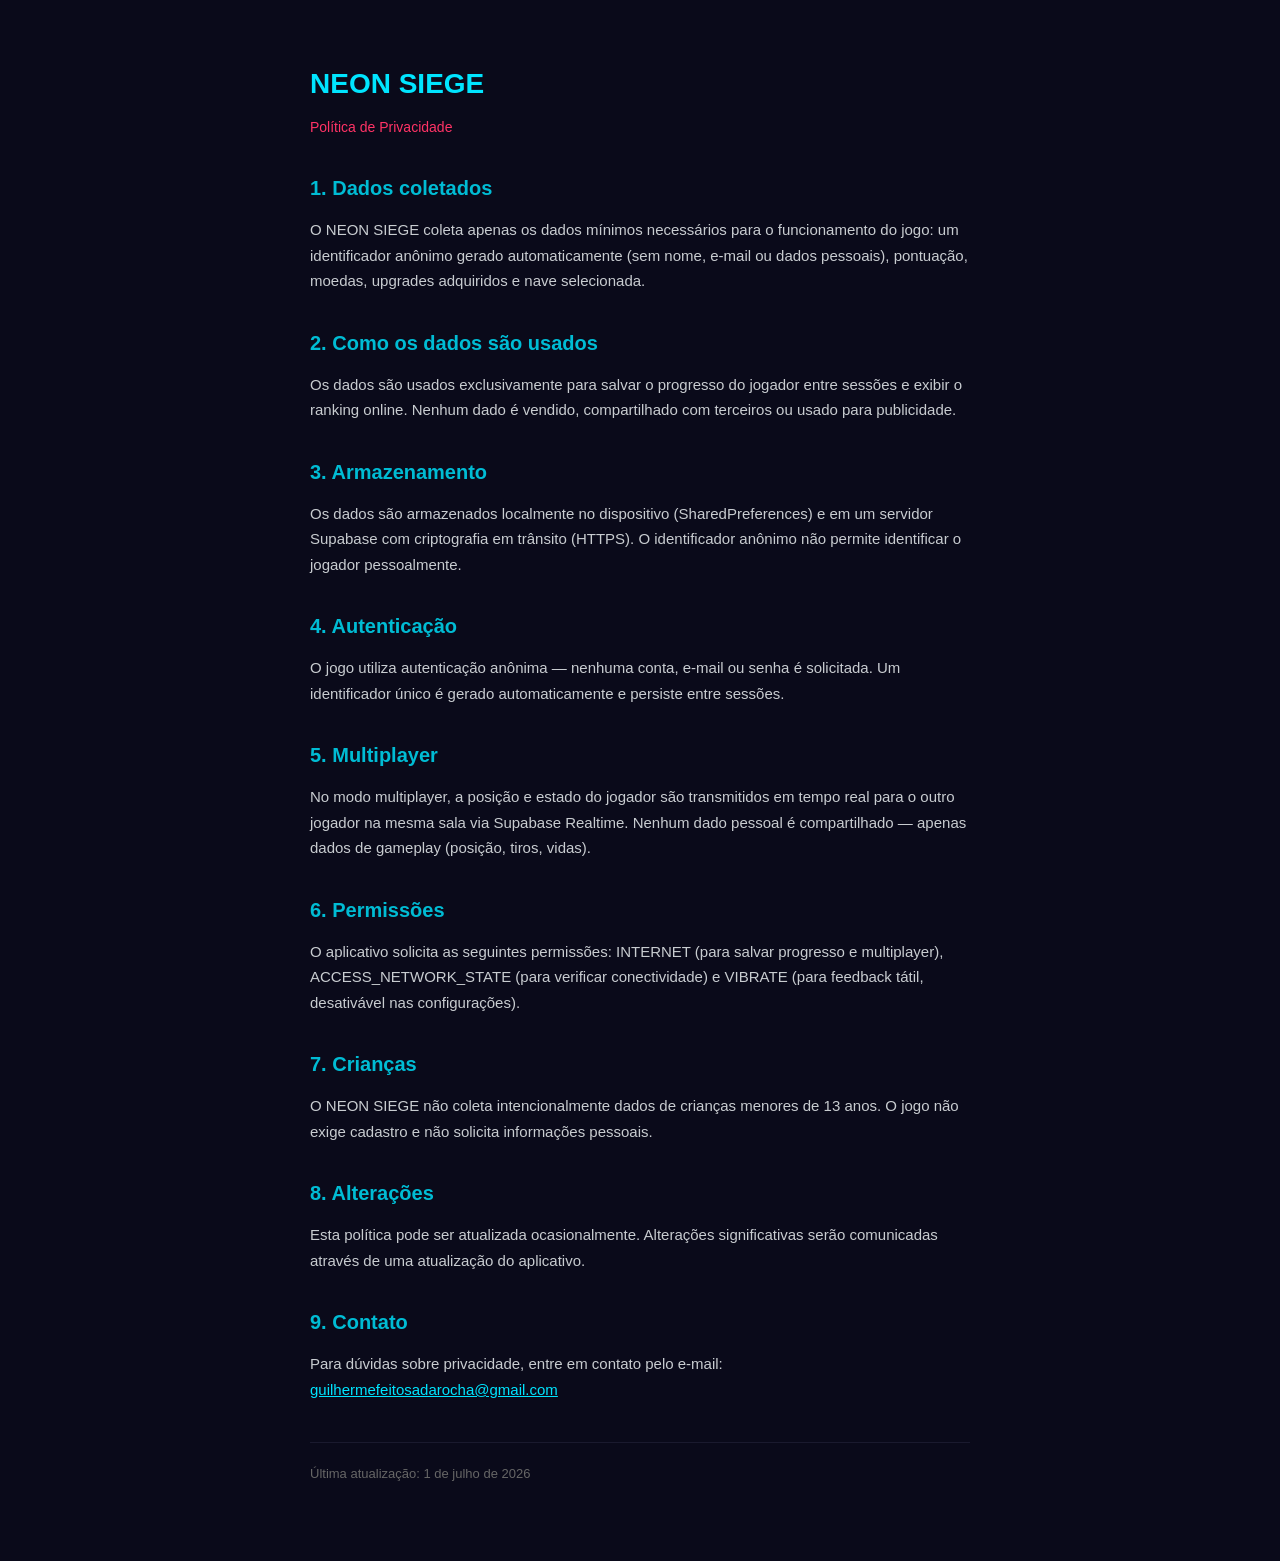
<file: privacy-policy.html>
<!DOCTYPE html>
<html lang="pt-BR">
<head>
    <meta charset="UTF-8">
    <meta name="viewport" content="width=device-width, initial-scale=1.0">
    <title>Política de Privacidade - NEON SIEGE</title>
    <style>
        * { margin: 0; padding: 0; box-sizing: border-box; }
        body { font-family: -apple-system, BlinkMacSystemFont, 'Segoe UI', Roboto, sans-serif; background: #0a0a1a; color: #c8ccd0; line-height: 1.7; padding: 20px; }
        .container { max-width: 700px; margin: 0 auto; padding: 40px 20px; }
        h1 { color: #00e5ff; font-size: 28px; margin-bottom: 8px; }
        h2 { color: #00bcd4; font-size: 20px; margin-top: 32px; margin-bottom: 12px; }
        .subtitle { color: #ff3366; font-size: 14px; margin-bottom: 32px; }
        p { margin-bottom: 16px; font-size: 15px; }
        .date { color: #666; font-size: 13px; margin-top: 40px; border-top: 1px solid #1a1a2e; padding-top: 20px; }
        a { color: #00e5ff; }
    </style>
</head>
<body>
    <div class="container">
        <h1>NEON SIEGE</h1>
        <p class="subtitle">Política de Privacidade</p>
        <h2>1. Dados coletados</h2>
        <p>O NEON SIEGE coleta apenas os dados mínimos necessários para o funcionamento do jogo: um identificador anônimo gerado automaticamente (sem nome, e-mail ou dados pessoais), pontuação, moedas, upgrades adquiridos e nave selecionada.</p>
        <h2>2. Como os dados são usados</h2>
        <p>Os dados são usados exclusivamente para salvar o progresso do jogador entre sessões e exibir o ranking online. Nenhum dado é vendido, compartilhado com terceiros ou usado para publicidade.</p>
        <h2>3. Armazenamento</h2>
        <p>Os dados são armazenados localmente no dispositivo (SharedPreferences) e em um servidor Supabase com criptografia em trânsito (HTTPS). O identificador anônimo não permite identificar o jogador pessoalmente.</p>
        <h2>4. Autenticação</h2>
        <p>O jogo utiliza autenticação anônima — nenhuma conta, e-mail ou senha é solicitada. Um identificador único é gerado automaticamente e persiste entre sessões.</p>
        <h2>5. Multiplayer</h2>
        <p>No modo multiplayer, a posição e estado do jogador são transmitidos em tempo real para o outro jogador na mesma sala via Supabase Realtime. Nenhum dado pessoal é compartilhado — apenas dados de gameplay (posição, tiros, vidas).</p>
        <h2>6. Permissões</h2>
        <p>O aplicativo solicita as seguintes permissões: INTERNET (para salvar progresso e multiplayer), ACCESS_NETWORK_STATE (para verificar conectividade) e VIBRATE (para feedback tátil, desativável nas configurações).</p>
        <h2>7. Crianças</h2>
        <p>O NEON SIEGE não coleta intencionalmente dados de crianças menores de 13 anos. O jogo não exige cadastro e não solicita informações pessoais.</p>
        <h2>8. Alterações</h2>
        <p>Esta política pode ser atualizada ocasionalmente. Alterações significativas serão comunicadas através de uma atualização do aplicativo.</p>
        <h2>9. Contato</h2>
        <p>Para dúvidas sobre privacidade, entre em contato pelo e-mail: <a href="mailto:guilhermefeitosadarocha@gmail.com">guilhermefeitosadarocha@gmail.com</a></p>
        <p class="date">Última atualização: 1 de julho de 2026</p>
    </div>
</body>
</html>
</file>
